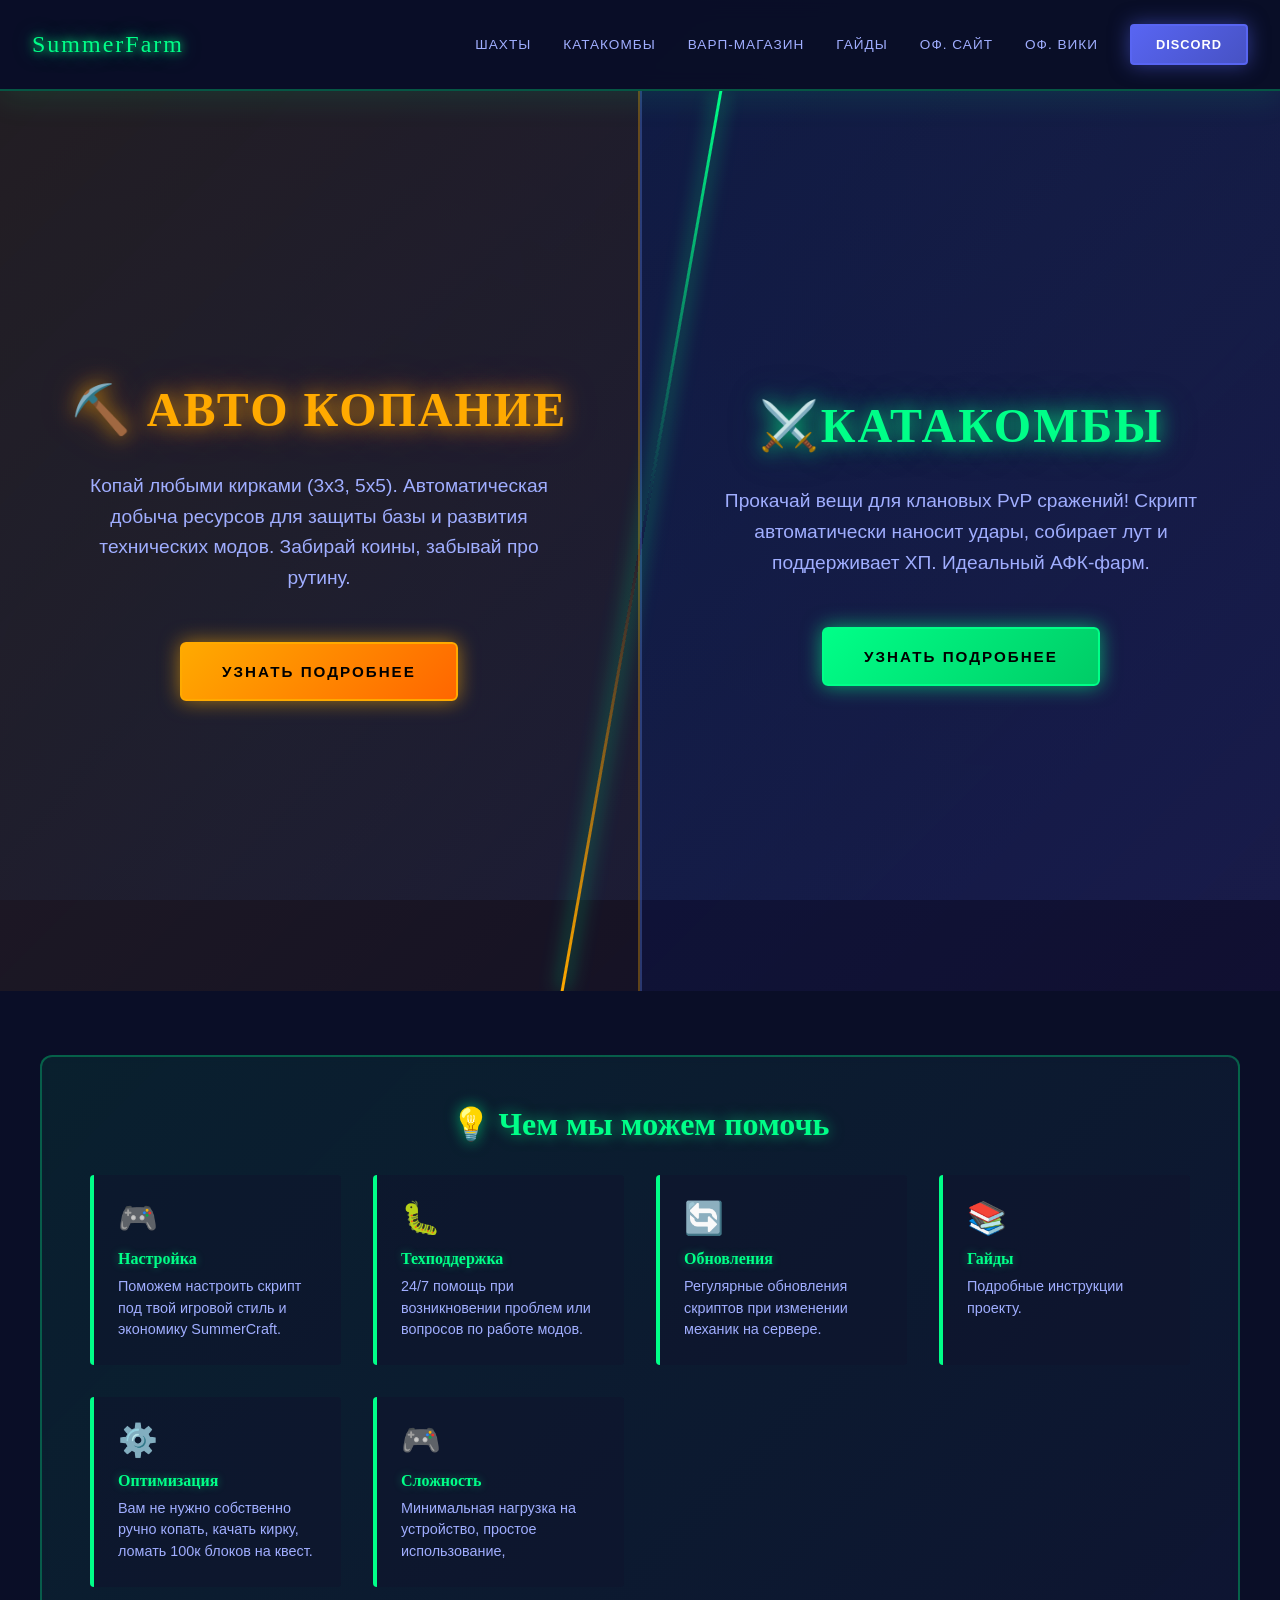
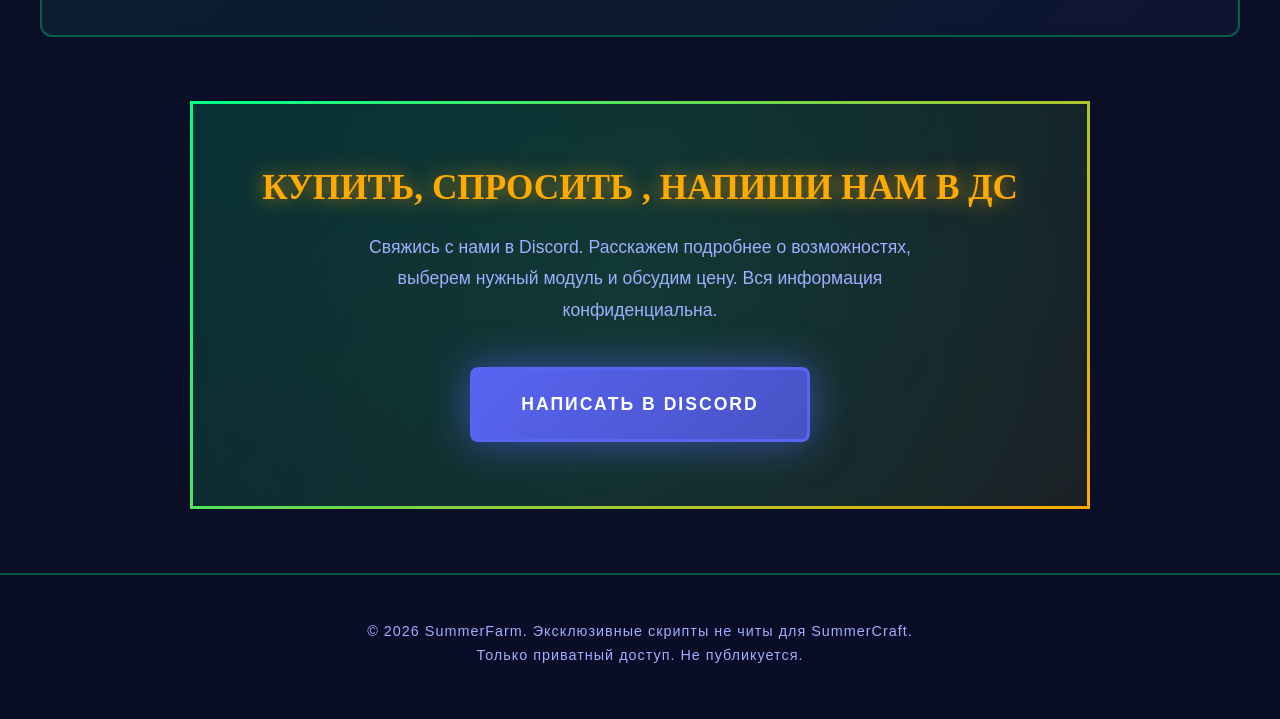
<file: index.html>
<!DOCTYPE html>
<html lang="ru">
<head>
    <meta charset="UTF-8">
    <meta name="viewport" content="width=device-width, initial-scale=1.0">
    <meta name="description" content="Приватный автофарм для SummerCraft. Добывай ресурсы для технической и магической сборки без вайпов 24/7. Стабильная работа скриптов.">
    <title>SummerFarm - Автофарм для SummerCraft</title>
    <link rel="stylesheet" href="style.css">
</head>
<body>
    <header>
        <a href="index.html" class="logo">SummerFarm</a>
        <nav>
            <a href="mines.html">Шахты</a>
            <a href="catacombs.html">Катакомбы</a>
            <a href="warp.html">Варп-магазин</a>
            <a href="wiki.html">Гайды</a>
            <a href="https://summercraft.net/" target="_blank">Оф. Сайт</a>
            <a href="https://summercraft.net/wiki" target="_blank">Оф. Вики</a>
            <a href="#cta" class="btn-discord">Discord</a>
        </nav>
    </header>

    <section class="hero">
        <div class="hero-section hero-left">
            <h1 class="hero-title">⛏️ АВТО КОПАНИЕ</h1>
            <p class="hero-subtitle">
                Копай любыми кирками (3x3, 5x5). Автоматическая добыча ресурсов для защиты базы и развития технических модов. Забирай коины, забывай про рутину.
            </p>
            <a href="mines.html" class="btn-hero">Узнать подробнее</a>
        </div>
        <div class="hero-section hero-right">
            <h1 class="hero-title">⚔️КАТАКОМБЫ</h1>
            <p class="hero-subtitle">
                Прокачай вещи для клановых PvP сражений! Скрипт автоматически наносит удары, собирает лут и поддерживает ХП. Идеальный АФК-фарм.
            </p>
            <a href="catacombs.html" class="btn-hero">Узнать подробнее</a>
        </div>
    </section>

    <section class="features-section">
        <h2 class="features-title">💡 Чем мы можем помочь</h2>
        <div class="features-grid">
            <div class="feature-item">
                <div class="feature-icon">🎮</div>
                <h3 class="feature-title">Настройка</h3>
                <p class="feature-text">Поможем настроить скрипт под твой игровой стиль и экономику SummerCraft.</p>
            </div>

            <div class="feature-item">
                <div class="feature-icon">🐛</div>
                <h3 class="feature-title">Техподдержка</h3>
                <p class="feature-text">24/7 помощь при возникновении проблем или вопросов по работе модов.</p>
            </div>

            <div class="feature-item">
                <div class="feature-icon">🔄</div>
                <h3 class="feature-title">Обновления</h3>
                <p class="feature-text">Регулярные обновления скриптов при изменении механик на сервере.</p>
            </div>

            <div class="feature-item">
                <div class="feature-icon">📚</div>
                <h3 class="feature-title">Гайды</h3>
                <p class="feature-text">Подробные инструкции проекту.</p>
            </div>

            <div class="feature-item">
                <div class="feature-icon">⚙️</div>
                <h3 class="feature-title">Оптимизация</h3>
                <p class="feature-text">Вам не нужно собственно ручно копать, качать кирку, ломать 100к блоков на квест.</p>
            </div>

            <div class="feature-item">
                <div class="feature-icon">🎮</div>
                <h3 class="feature-title">Сложность</h3>
                <p class="feature-text">Минимальная нагрузка на устройство, простое использование, </p>
            </div>
        </div>
    </section>

    <section class="cta-section" id="cta">
        <h2 class="cta-title">Купить, спросить , напиши нам в дс</h2>
        <p class="cta-text">
            Свяжись с нами в Discord. Расскажем подробнее о возможностях, выберем нужный модуль и обсудим цену. Вся информация конфиденциальна.
        </p>
        <a href="https://discord.com/users/657635749520343040" class="btn-cta" target="_blank">Написать в Discord</a>
    </section>

    <footer>
        <p>© 2026 SummerFarm. Эксклюзивные скрипты не читы для SummerCraft.</p>
        <p>Только приватный доступ. Не публикуется.</p>
    </footer>

    <script src="script.js"></script>
</body>
</html>
</file>
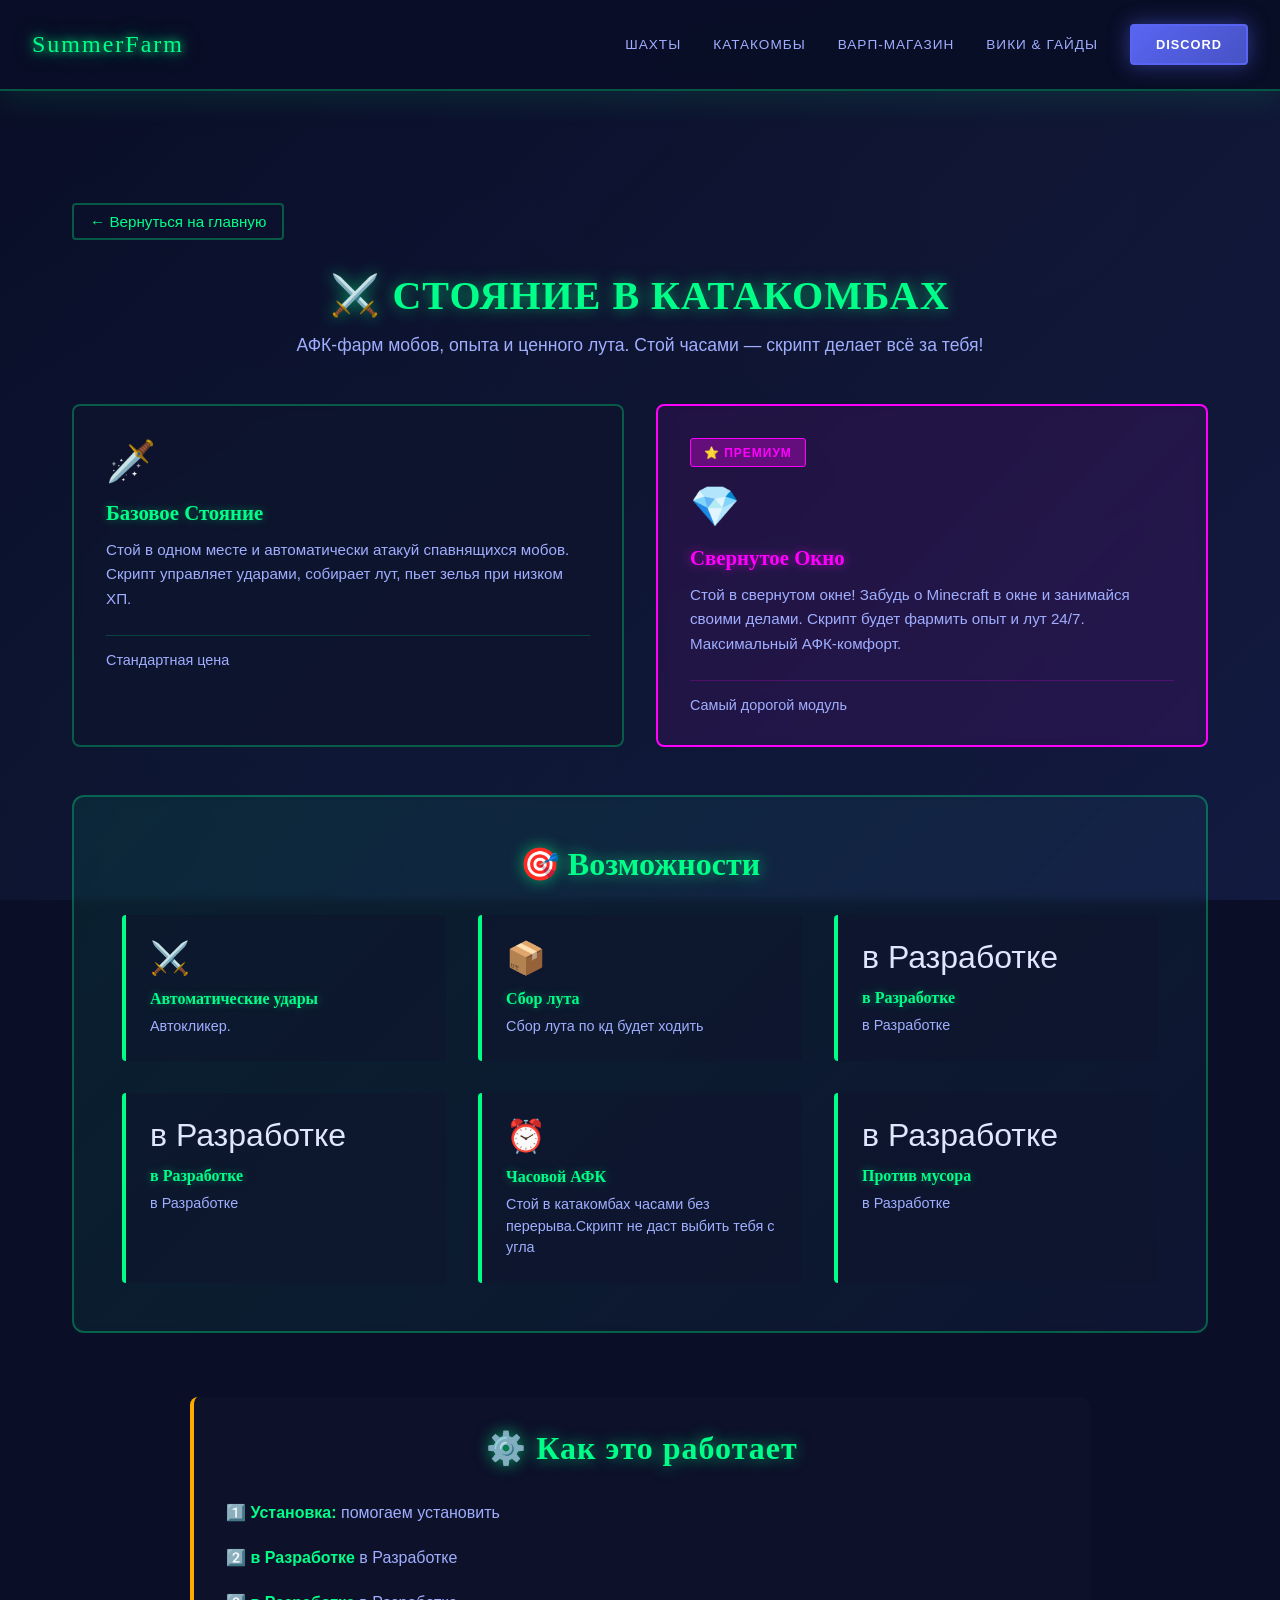
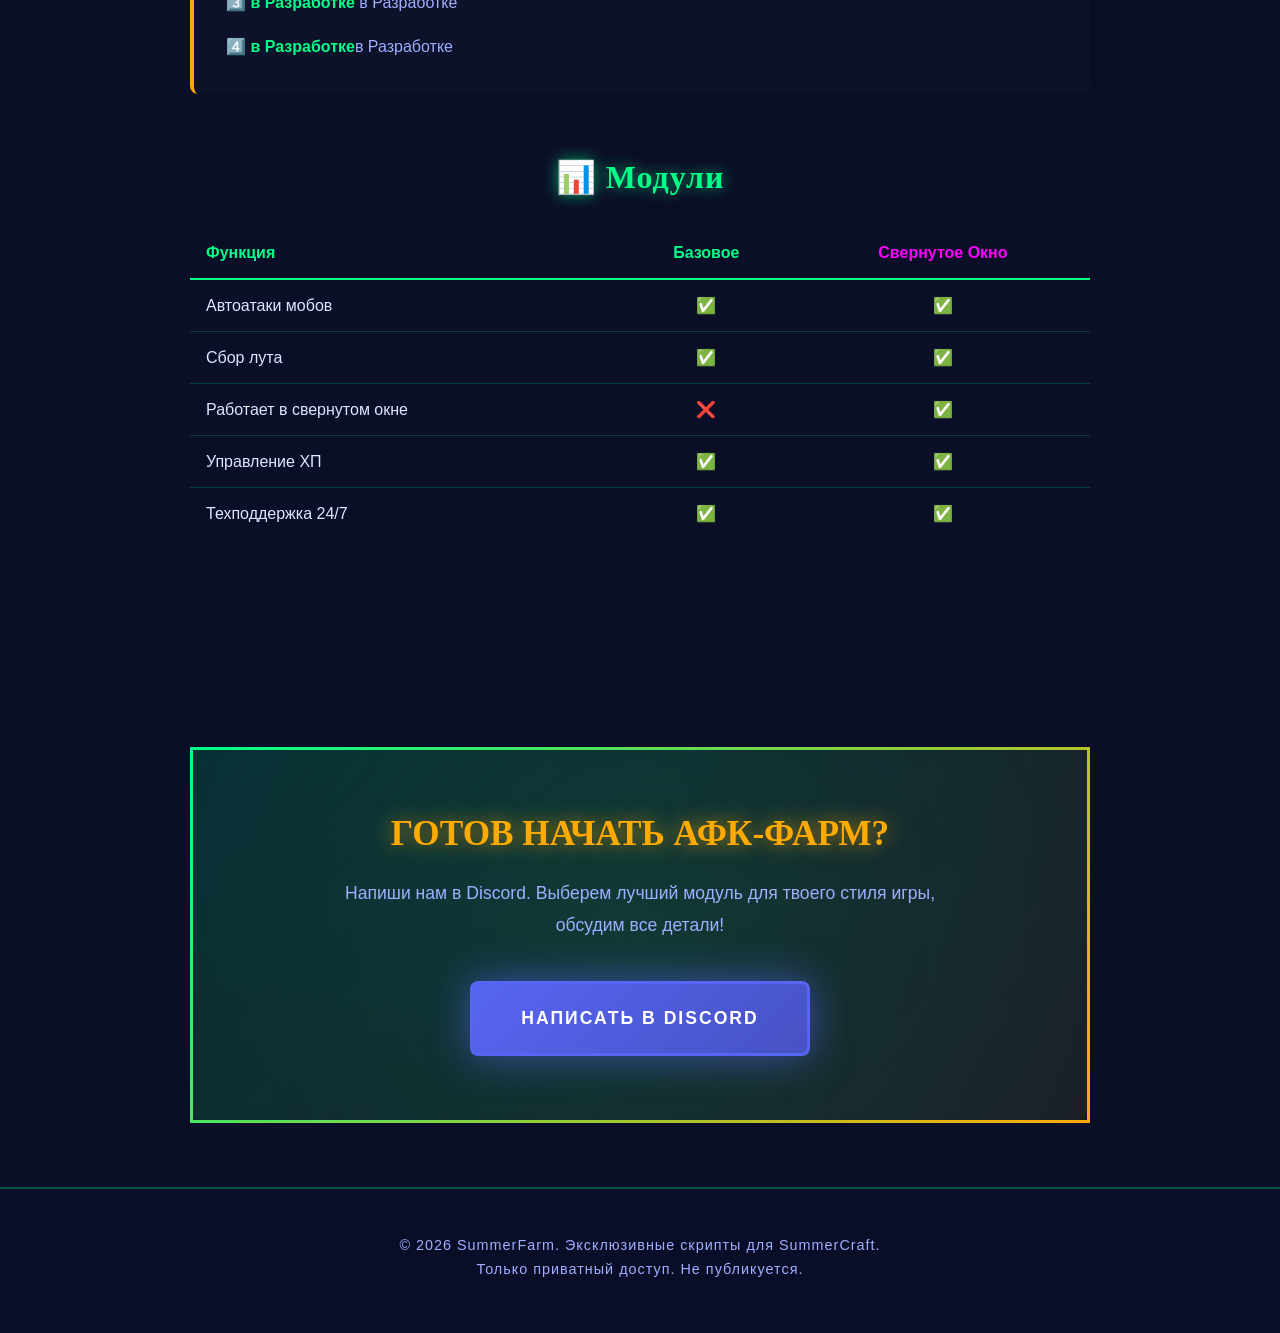
<file: catacombs.html>
<!DOCTYPE html>
<html lang="ru">
<head>
    <meta charset="UTF-8">
    <meta name="viewport" content="width=device-width, initial-scale=1.0">
    <title>Стояние в Катакомбах - SummerFarm</title>
    <link rel="stylesheet" href="style.css">
</head>
<body>
    <!-- HEADER -->
    <header>
        <a href="index.html" class="logo">SummerFarm</a>
        <nav>
            <a href="mines.html">Шахты</a>
            <a href="catacombs.html">Катакомбы</a>
            <a href="warp.html">Варп-магазин</a>
            <a href="wiki.html">Вики & Гайды</a>
            <a href="index.html#cta" class="btn-discord">Discord</a>
        </nav>
    </header>

    <!-- MAIN CONTENT -->
    <section class="section">
        <a href="index.html" class="back-link">← Вернуться на главную</a>
        
        <h1 class="section-title">⚔️ СТОЯНИЕ В КАТАКОМБАХ</h1>
        <p class="section-description">АФК-фарм мобов, опыта и ценного лута. Стой часами — скрипт делает всё за тебя!</p>

        <div class="cards-grid" style="margin-top: 3rem;">
            <!-- БАЗОВЫЙ МОДУЛЬ -->
            <div class="card fade-in">
                <div class="card-icon">🗡️</div>
                <h3 class="card-title">Базовое Стояние</h3>
                <p class="card-description">
                    Стой в одном месте и автоматически атакуй спавнящихся мобов. Скрипт управляет ударами, собирает лут, пьет зелья при низком ХП.
                </p>
                <div style="margin-top: 1.5rem; padding-top: 1rem; border-top: 1px solid rgba(0, 255, 136, 0.2);">
                    <p style="font-size: 0.9rem; color: var(--text-secondary);">Стандартная цена</p>
                </div>
            </div>

            <!-- ПРЕМИУМ МОДУЛЬ -->
            <div class="card premium fade-in">
                <span class="card-badge badge-premium">⭐ ПРЕМИУМ</span>
                <div class="card-icon">💎</div>
                <h3 class="card-title">Свернутое Окно</h3>
                <p class="card-description">
                    Стой в свернутом окне! Забудь о Minecraft в окне и занимайся своими делами. Скрипт будет фармить опыт и лут 24/7. Максимальный АФК-комфорт.
                </p>
                <div style="margin-top: 1.5rem; padding-top: 1rem; border-top: 1px solid rgba(255, 0, 255, 0.2);">
                    <p style="font-size: 0.9rem; color: var(--text-secondary);">Самый дорогой модуль</p>
                </div>
            </div>
        </div>

        <!-- FEATURES -->
        <div class="features-section" style="margin-top: 3rem;">
            <h2 class="features-title">🎯 Возможности</h2>
            <div class="features-grid">
                <div class="feature-item">
                    <div class="feature-icon">⚔️</div>
                    <h3 class="feature-title">Автоматические удары</h3>
                    <p class="feature-text">Автокликер.</p>
                </div>

                <div class="feature-item">
                    <div class="feature-icon">📦</div>
                    <h3 class="feature-title">Сбор лута</h3>
                    <p class="feature-text">Сбор лута по кд будет ходить</p>
                </div>

                <div class="feature-item">
                    <div class="feature-icon">в Разработке</div>
                    <h3 class="feature-title">в Разработке</h3>
                    <p class="feature-text">в Разработке</p>
                </div>

                <div class="feature-item">
                    <div class="feature-icon">в Разработке</div>
                    <h3 class="feature-title">в Разработке</h3>
                    <p class="feature-text">в Разработке</p>
                </div>

                <div class="feature-item">
                    <div class="feature-icon">⏰</div>
                    <h3 class="feature-title">Часовой АФК</h3>
                    <p class="feature-text">Стой в катакомбах часами без перерыва.Скрипт не даст выбить тебя с угла</p>
                </div>

                <div class="feature-item">
                    <div class="feature-icon">в Разработке</div>
                    <h3 class="feature-title">Против мусора</h3>
                    <p class="feature-text">в Разработке</p>
                </div>
            </div>
        </div>

        <!-- HOW IT WORKS -->
        <div style="margin: 4rem auto; max-width: 900px; background: rgba(15, 20, 45, 0.6); padding: 2rem; border-radius: 8px; border-left: 4px solid var(--accent-gold);">
            <h2 class="section-title" style="font-size: 2rem; margin-bottom: 2rem;">⚙️ Как это работает</h2>
            <div style="color: var(--text-secondary); line-height: 1.8; font-size: 1rem;">
                <p style="margin-bottom: 1rem;">
                    <span style="color: var(--accent-green); font-weight: bold;">1️⃣ Установка:</span> помогаем установить
                </p>
                <p style="margin-bottom: 1rem;">
                    <span style="color: var(--accent-green); font-weight: bold;">2️⃣ в Разработке</span> в Разработке
                </p>
                <p style="margin-bottom: 1rem;">
                    <span style="color: var(--accent-green); font-weight: bold;">3️⃣ в Разработке</span> в Разработке
                </p>
                <p>
                    <span style="color: var(--accent-green); font-weight: bold;">4️⃣ в Разработке</span>в Разработке
                </p>
            </div>
        </div>

        <!-- COMPARISON -->
        <div style="margin: 4rem auto; max-width: 900px;">
            <h2 class="section-title" style="font-size: 2rem; margin-bottom: 2rem;">📊 Модули</h2>
            <table style="width: 100%; border-collapse: collapse;">
                <thead>
                    <tr style="border-bottom: 2px solid var(--accent-green);">
                        <th style="text-align: left; padding: 1rem; color: var(--accent-green);">Функция</th>
                        <th style="text-align: center; padding: 1rem; color: var(--accent-green);">Базовое</th>
                        <th style="text-align: center; padding: 1rem; color: var(--accent-purple);">Свернутое Окно</th>
                    </tr>
                </thead>
                <tbody>
                    <tr style="border-bottom: 1px solid rgba(0, 255, 136, 0.2);">
                        <td style="padding: 1rem;">Автоатаки мобов</td>
                        <td style="text-align: center; padding: 1rem; color: var(--accent-green);">✅</td>
                        <td style="text-align: center; padding: 1rem; color: var(--accent-green);">✅</td>
                    </tr>
                    <tr style="border-bottom: 1px solid rgba(0, 255, 136, 0.2);">
                        <td style="padding: 1rem;">Сбор лута</td>
                        <td style="text-align: center; padding: 1rem; color: var(--accent-green);">✅</td>
                        <td style="text-align: center; padding: 1rem; color: var(--accent-green);">✅</td>
                    </tr>
                    <tr style="border-bottom: 1px solid rgba(0, 255, 136, 0.2);">
                        <td style="padding: 1rem;">Работает в свернутом окне</td>
                        <td style="text-align: center; padding: 1rem; color: var(--text-secondary);">❌</td>
                        <td style="text-align: center; padding: 1rem; color: var(--accent-green);">✅</td>
                    </tr>
                    <tr style="border-bottom: 1px solid rgba(0, 255, 136, 0.2);">
                        <td style="padding: 1rem;">Управление ХП</td>
                        <td style="text-align: center; padding: 1rem; color: var(--accent-green);">✅</td>
                        <td style="text-align: center; padding: 1rem; color: var(--accent-green);">✅</td>
                    </tr>
                    <tr>
                        <td style="padding: 1rem;">Техподдержка 24/7</td>
                        <td style="text-align: center; padding: 1rem; color: var(--accent-green);">✅</td>
                        <td style="text-align: center; padding: 1rem; color: var(--accent-green);">✅</td>
                    </tr>
                </tbody>
            </table>
        </div>
    </section>

    <!-- CTA SECTION -->
    <section class="cta-section">
        <h2 class="cta-title">Готов начать АФК-фарм?</h2>
        <p class="cta-text">
            Напиши нам в Discord. Выберем лучший модуль для твоего стиля игры, обсудим все детали!
        </p>
        <a href="https://discord.com/users/657635749520343040" class="btn-cta" target="_blank">Написать в Discord</a>
    </section>

    <!-- FOOTER -->
    <footer>
        <p>© 2026 SummerFarm. Эксклюзивные скрипты для SummerCraft.</p>
        <p>Только приватный доступ. Не публикуется.</p>
    </footer>

    <script src="script.js"></script>
</body>
</html>
</file>
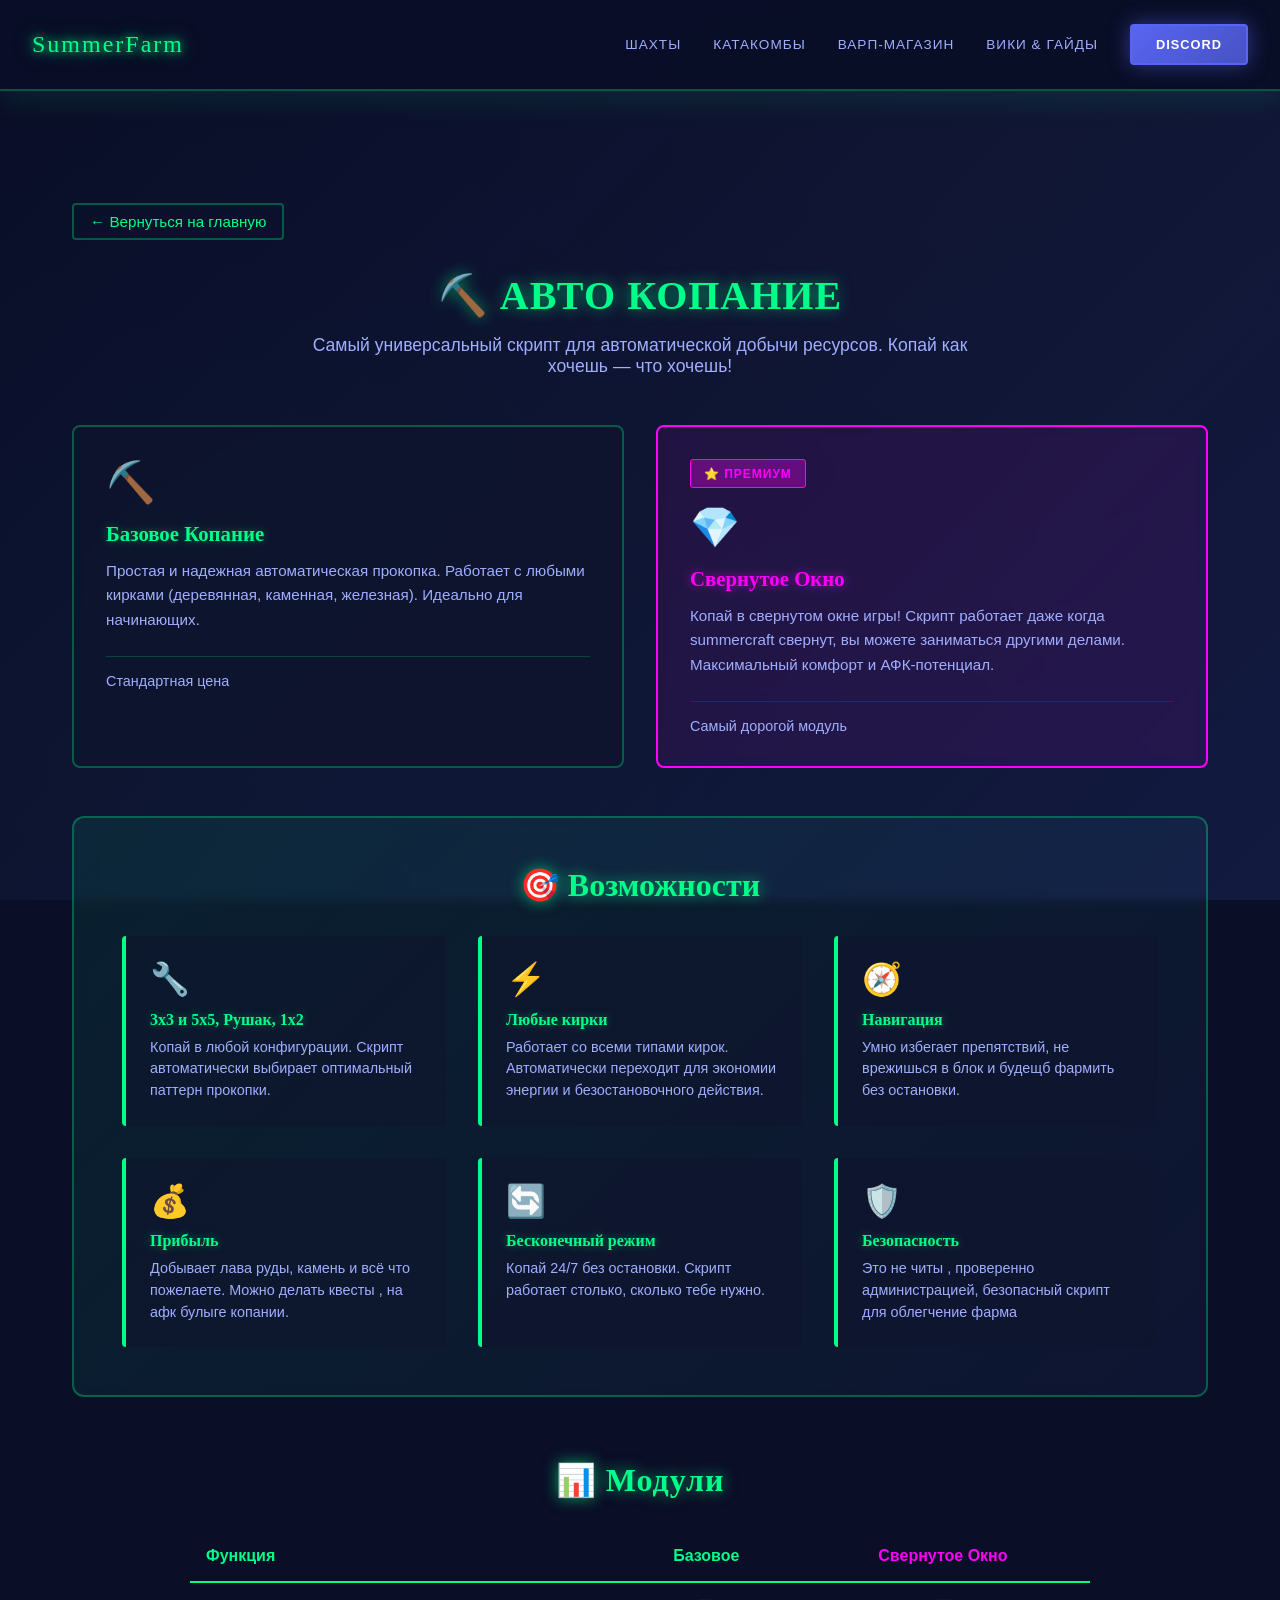
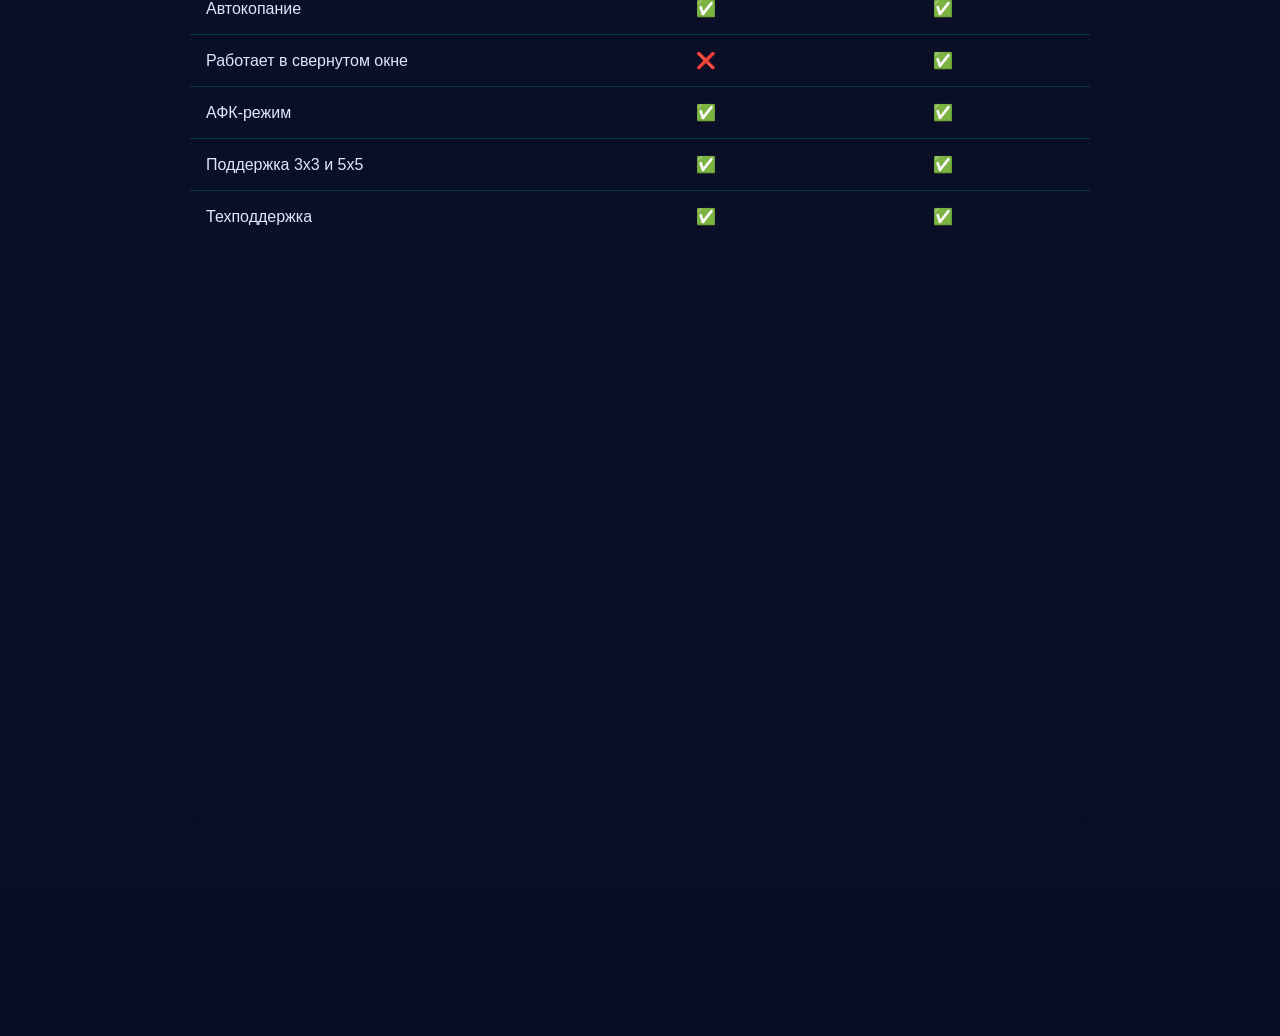
<file: mines.html>
<!DOCTYPE html>
<html lang="ru">
<head>
    <meta charset="UTF-8">
    <meta name="viewport" content="width=device-width, initial-scale=1.0">
    <title>Авто Копание - SummerFarm</title>
    <link rel="stylesheet" href="style.css">
</head>
<body>
    <!-- HEADER -->
    <header>
        <a href="index.html" class="logo">SummerFarm</a>
        <nav>
            <a href="mines.html">Шахты</a>
            <a href="catacombs.html">Катакомбы</a>
            <a href="warp.html">Варп-магазин</a>
            <a href="wiki.html">Вики & Гайды</a>
            <a href="index.html#cta" class="btn-discord">Discord</a>
        </nav>
    </header>

    <!-- MAIN CONTENT -->
    <section class="section">
        <a href="index.html" class="back-link">← Вернуться на главную</a>
        
        <h1 class="section-title">⛏️ АВТО КОПАНИЕ</h1>
        <p class="section-description">Самый универсальный скрипт для автоматической добычи ресурсов. Копай как хочешь — что хочешь!</p>

        <div class="cards-grid" style="margin-top: 3rem;">
            <!-- БАЗОВЫЙ МОДУЛЬ -->
            <div class="card fade-in">
                <div class="card-icon">⛏️</div>
                <h3 class="card-title">Базовое Копание</h3>
                <p class="card-description">
                    Простая и надежная автоматическая прокопка. Работает с любыми кирками (деревянная, каменная, железная). Идеально для начинающих.
                </p>
                <div style="margin-top: 1.5rem; padding-top: 1rem; border-top: 1px solid rgba(0, 255, 136, 0.2);">
                    <p style="font-size: 0.9rem; color: var(--text-secondary);">Стандартная цена</p>
                </div>
            </div>

            <!-- ПРЕМИУМ МОДУЛЬ -->
            <div class="card premium fade-in">
                <span class="card-badge badge-premium">⭐ ПРЕМИУМ</span>
                <div class="card-icon">💎</div>
                <h3 class="card-title">Свернутое Окно</h3>
                <p class="card-description">
                    Копай в свернутом окне игры! Скрипт работает даже когда summercraft свернут, вы можете заниматься другими делами. Максимальный комфорт и АФК-потенциал.
                </p>
                <div style="margin-top: 1.5rem; padding-top: 1rem; border-top: 1px solid rgba(255, 0, 255, 0.2);">
                    <p style="font-size: 0.9rem; color: var(--text-secondary);">Самый дорогой модуль</p>
                </div>
            </div>
        </div>

        <!-- FEATURES -->
        <div class="features-section" style="margin-top: 3rem;">
            <h2 class="features-title">🎯 Возможности</h2>
            <div class="features-grid">
                <div class="feature-item">
                    <div class="feature-icon">🔧</div>
                    <h3 class="feature-title">3x3 и 5x5, Рушак, 1x2</h3>
                    <p class="feature-text">Копай в любой конфигурации. Скрипт автоматически выбирает оптимальный паттерн прокопки.</p>
                </div>

                <div class="feature-item">
                    <div class="feature-icon">⚡</div>
                    <h3 class="feature-title">Любые кирки</h3>
                    <p class="feature-text">Работает со всеми типами кирок. Автоматически переходит для экономии энергии и безостановочного действия.</p>
                </div>

                <div class="feature-item">
                    <div class="feature-icon">🧭</div>
                    <h3 class="feature-title">Навигация</h3>
                    <p class="feature-text">Умно избегает препятствий, не врежишься в блок и будещб фармить без остановки.</p>
                </div>

                <div class="feature-item">
                    <div class="feature-icon">💰</div>
                    <h3 class="feature-title">Прибыль</h3>
                    <p class="feature-text">Добывает лава руды, камень и всё что пожелаете. Можно делать квесты , на афк булыге копании.</p>
                </div>

                <div class="feature-item">
                    <div class="feature-icon">🔄</div>
                    <h3 class="feature-title">Бесконечный режим</h3>
                    <p class="feature-text">Копай 24/7 без остановки. Скрипт работает столько, сколько тебе нужно.</p>
                </div>

                <div class="feature-item">
                    <div class="feature-icon">🛡️</div>
                    <h3 class="feature-title">Безопасность</h3>
                    <p class="feature-text">Это не читы , проверенно администрацией, безопасный скрипт для облегчение фарма</p>
                </div>
            </div>
        </div>

        <!-- COMPARISON -->
        <div style="margin: 4rem auto; max-width: 900px;">
            <h2 class="section-title" style="font-size: 2rem; margin-bottom: 2rem;">📊 Модули</h2>
            <table style="width: 100%; border-collapse: collapse;">
                <thead>
                    <tr style="border-bottom: 2px solid var(--accent-green);">
                        <th style="text-align: left; padding: 1rem; color: var(--accent-green);">Функция</th>
                        <th style="text-align: center; padding: 1rem; color: var(--accent-green);">Базовое</th>
                        <th style="text-align: center; padding: 1rem; color: var(--accent-purple);">Свернутое Окно</th>
                    </tr>
                </thead>
                <tbody>
                    <tr style="border-bottom: 1px solid rgba(0, 255, 136, 0.2);">
                        <td style="padding: 1rem;">Автокопание</td>
                        <td style="text-align: center; padding: 1rem; color: var(--accent-green);">✅</td>
                        <td style="text-align: center; padding: 1rem; color: var(--accent-green);">✅</td>
                    </tr>
                    <tr style="border-bottom: 1px solid rgba(0, 255, 136, 0.2);">
                        <td style="padding: 1rem;">Работает в свернутом окне</td>
                        <td style="text-align: center; padding: 1rem; color: var(--text-secondary);">❌</td>
                        <td style="text-align: center; padding: 1rem; color: var(--accent-green);">✅</td>
                    </tr>
                    <tr style="border-bottom: 1px solid rgba(0, 255, 136, 0.2);">
                        <td style="padding: 1rem;">АФК-режим</td>
                        <td style="text-align: center; padding: 1rem; color: var(--accent-green);">✅</td>
                        <td style="text-align: center; padding: 1rem; color: var(--accent-green);">✅</td>
                    </tr>
                    <tr style="border-bottom: 1px solid rgba(0, 255, 136, 0.2);">
                        <td style="padding: 1rem;">Поддержка 3x3 и 5x5</td>
                        <td style="text-align: center; padding: 1rem; color: var(--accent-green);">✅</td>
                        <td style="text-align: center; padding: 1rem; color: var(--accent-green);">✅</td>
                    </tr>
                    <tr>
                        <td style="padding: 1rem;">Техподдержка</td>
                        <td style="text-align: center; padding: 1rem; color: var(--accent-green);">✅</td>
                        <td style="text-align: center; padding: 1rem; color: var(--accent-green);">✅</td>
                    </tr>
                </tbody>
            </table>
        </div>
    </section>

    <!-- CTA SECTION -->
    <section class="cta-section">
        <h2 class="cta-title">Хочешь копать эффективнее?</h2>
        <p class="cta-text">
            Свяжись с нами в Discord. Обсудим все детали, ответим на вопросы и помощь при настройке.
        </p>
        <a href="https://discord.com/users/657635749520343040" class="btn-cta" target="_blank">Написать в Discord</a>
    </section>

    <!-- FOOTER -->
    <footer>
        <p>© 2026 SummerFarm. Эксклюзивные скрипты для SummerCraft.</p>
        <p>Только приватный доступ. Не публикуется.</p>
    </footer>

    <script src="script.js"></script>
</body>
</html>
</file>
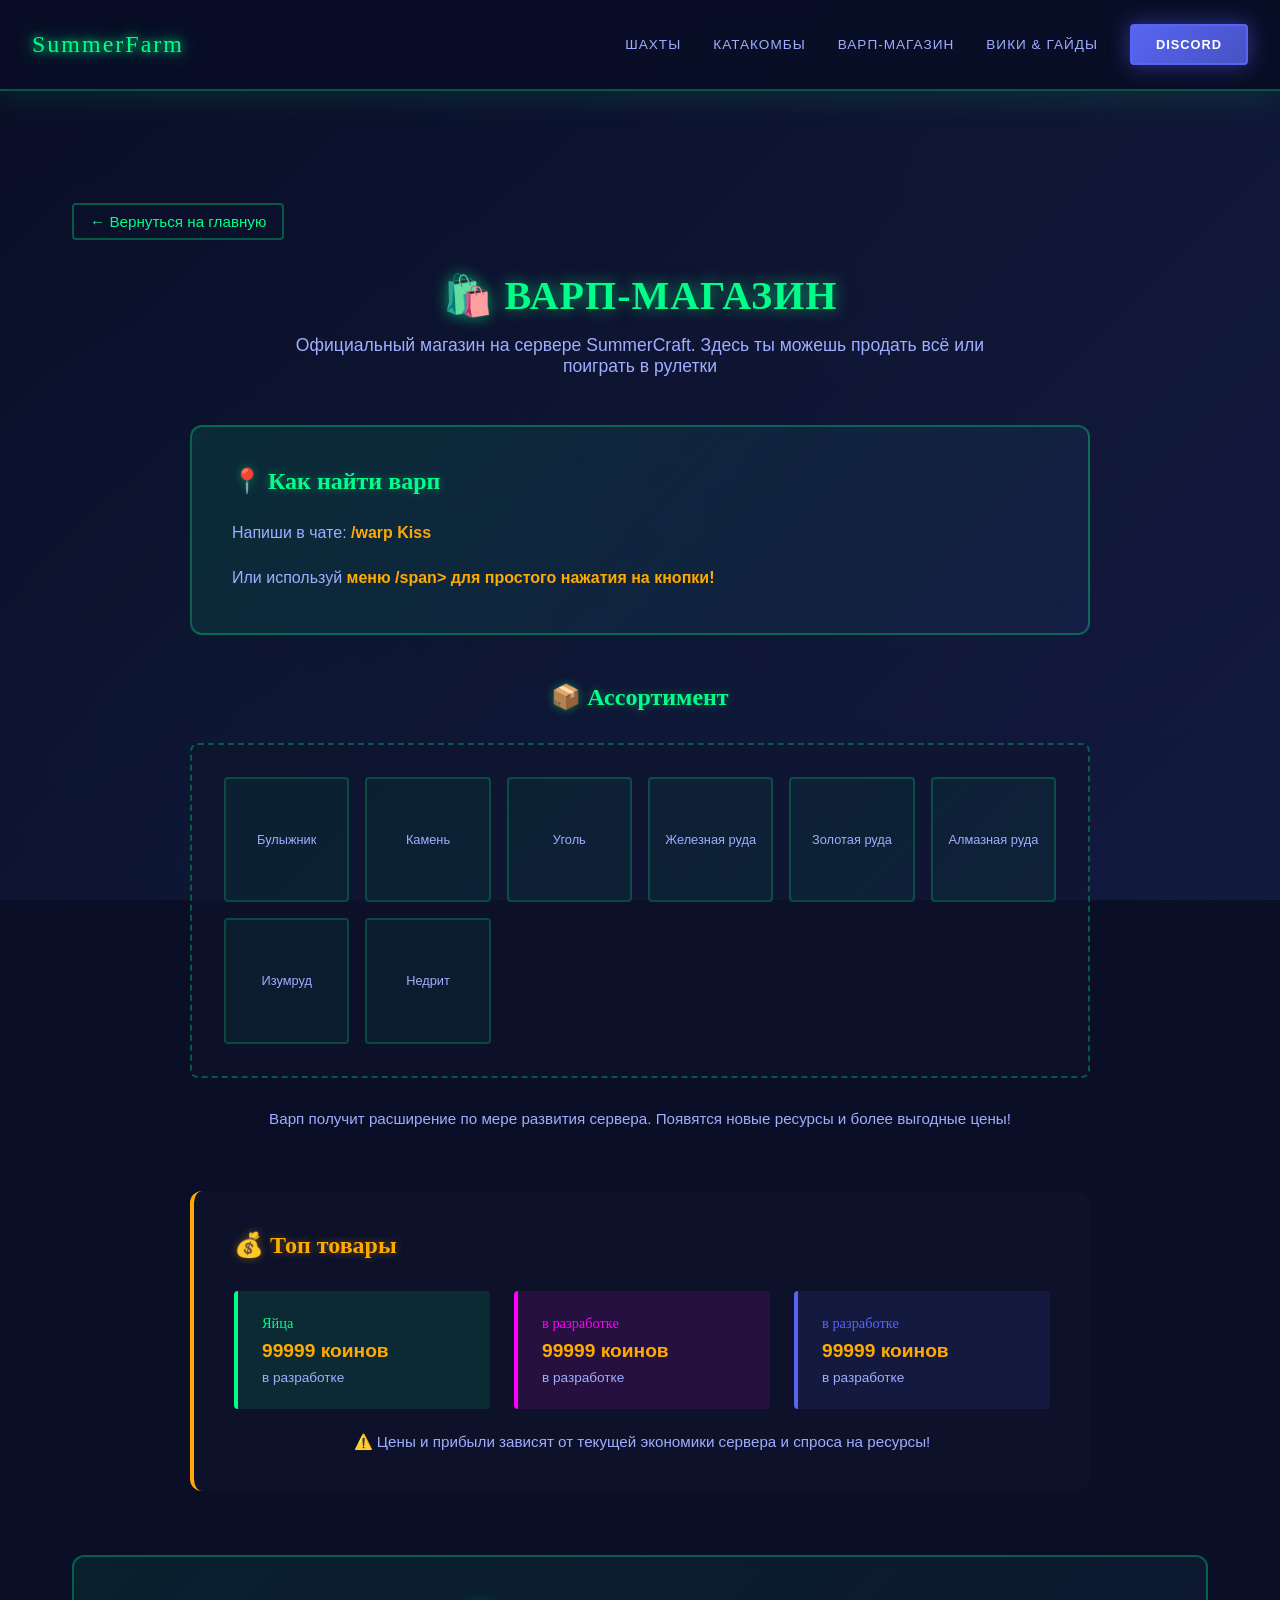
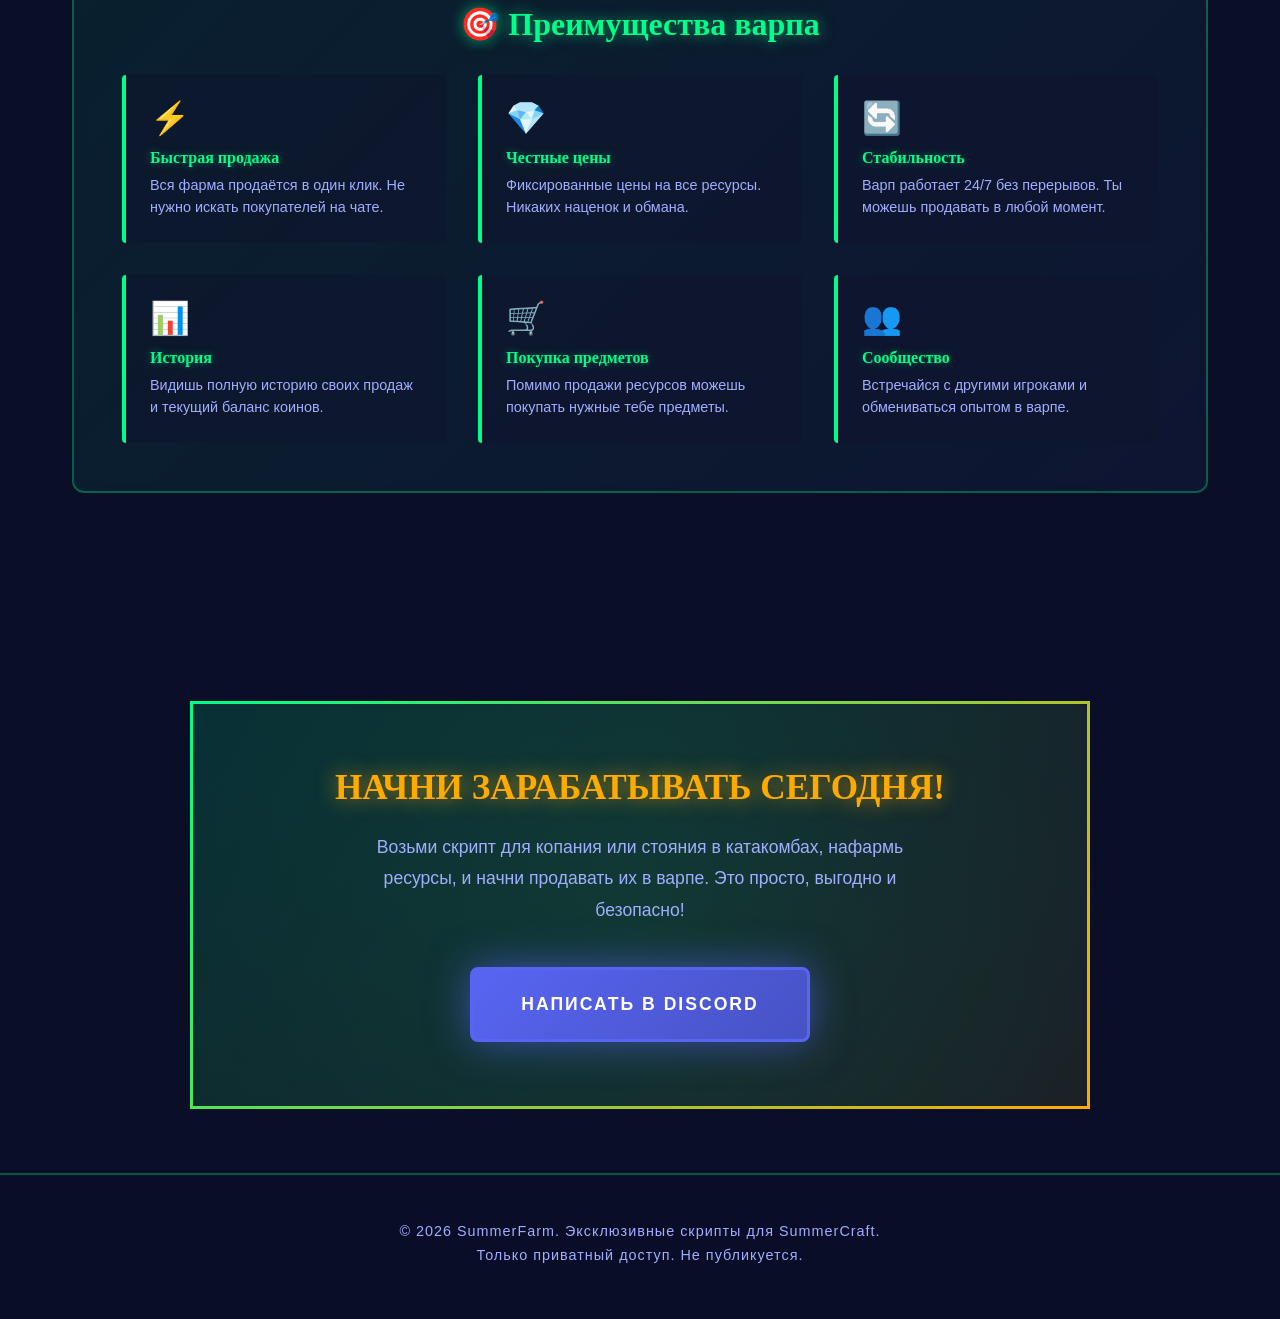
<file: warp.html>
<!DOCTYPE html>
<html lang="ru">
<head>
    <meta charset="UTF-8">
    <meta name="viewport" content="width=device-width, initial-scale=1.0">
    <title>Варп-магазин - SummerFarm</title>
    <link rel="stylesheet" href="style.css">
</head>
<body>
    <!-- HEADER -->
    <header>
        <a href="index.html" class="logo">SummerFarm</a>
        <nav>
            <a href="mines.html">Шахты</a>
            <a href="catacombs.html">Катакомбы</a>
            <a href="warp.html">Варп-магазин</a>
            <a href="wiki.html">Вики & Гайды</a>
            <a href="index.html#cta" class="btn-discord">Discord</a>
        </nav>
    </header>

    <!-- MAIN CONTENT -->
    <section class="section">
        <a href="index.html" class="back-link">← Вернуться на главную</a>
        
        <h1 class="section-title">🛍️ ВАРП-МАГАЗИН</h1>
        <p class="section-description">Официальный магазин на сервере SummerCraft. Здесь ты можешь продать всё или поиграть в рулетки</p>

        <!-- INFO SECTION -->
        <div style="margin: 3rem auto; max-width: 900px; background: linear-gradient(135deg, rgba(0, 255, 136, 0.1) 0%, rgba(100, 150, 255, 0.05) 100%); padding: 2.5rem; border-radius: 12px; border: 2px solid rgba(0, 255, 136, 0.3);">
            <h2 style="font-family: 'Press Start 2P', cursive; font-size: 1.5rem; color: var(--accent-green); margin-bottom: 1.5rem; text-shadow: 0 0 10px rgba(0, 255, 136, 0.4);">📍 Как найти варп</h2>
            <p style="color: var(--text-secondary); font-size: 1rem; line-height: 1.8; margin-bottom: 1rem;">
                Напиши в чате: <span style="color: var(--accent-gold); font-weight: bold;">/warp Kiss</span>
            </p>
            <p style="color: var(--text-secondary); font-size: 1rem; line-height: 1.8;">
                Или используй <span style="color: var(--accent-gold); font-weight: bold;">меню /span> для простого нажатия на кнопки!
            </p>
        </div>

        <!-- INVENTORY -->
        <div style="margin: 3rem auto; max-width: 900px;">
            <h2 style="font-family: 'Press Start 2P', cursive; font-size: 1.5rem; color: var(--accent-green); margin-bottom: 2rem; text-shadow: 0 0 10px rgba(0, 255, 136, 0.4); text-align: center;">📦 Ассортимент</h2>
            
            <div class="inventory-grid">
                <div class="inventory-slot">Булыжник</div>
                <div class="inventory-slot">Камень</div>
                <div class="inventory-slot">Уголь</div>
                <div class="inventory-slot">Железная руда</div>
                <div class="inventory-slot">Золотая руда</div>
                <div class="inventory-slot">Алмазная руда</div>
                <div class="inventory-slot">Изумруд</div>
                <div class="inventory-slot">Недрит</div>
            </div>

            <p style="text-align: center; color: var(--text-secondary); margin-top: 2rem; font-size: 0.95rem;">
                Варп получит расширение по мере развития сервера. Появятся новые ресурсы и более выгодные цены!
            </p>
        </div>

        <!-- PROFIT CALCULATOR -->
        <div style="margin: 4rem auto; max-width: 900px; background: rgba(15, 20, 45, 0.6); padding: 2.5rem; border-radius: 12px; border-left: 4px solid var(--accent-gold);">
            <h2 style="font-family: 'Press Start 2P', cursive; font-size: 1.5rem; color: var(--accent-gold); margin-bottom: 2rem; text-shadow: 0 0 10px rgba(255, 170, 0, 0.4);">💰 Топ товары</h2>
            
            <div style="display: grid; grid-template-columns: repeat(auto-fit, minmax(200px, 1fr)); gap: 1.5rem;">
                <div style="padding: 1.5rem; background: rgba(0, 255, 136, 0.1); border-left: 4px solid var(--accent-green); border-radius: 4px;">
                    <p style="color: var(--accent-green); font-family: 'Press Start 2P', cursive; font-size: 0.9rem; margin-bottom: 0.5rem;">Яйца</p>
                    <p style="color: var(--accent-gold); font-size: 1.2rem; font-weight: bold;">99999 коинов</p>
                    <p style="color: var(--text-secondary); font-size: 0.85rem; margin-top: 0.5rem;">в разработке</p>
                </div>

                <div style="padding: 1.5rem; background: rgba(255, 0, 255, 0.1); border-left: 4px solid var(--accent-purple); border-radius: 4px;">
                    <p style="color: var(--accent-purple); font-family: 'Press Start 2P', cursive; font-size: 0.9rem; margin-bottom: 0.5rem;">в разработке</p>
                    <p style="color: var(--accent-gold); font-size: 1.2rem; font-weight: bold;">99999 коинов</p>
                    <p style="color: var(--text-secondary); font-size: 0.85rem; margin-top: 0.5rem;">в разработке</p>
                </div>

                <div style="padding: 1.5rem; background: rgba(88, 101, 242, 0.1); border-left: 4px solid #5865f2; border-radius: 4px;">
                    <p style="color: #5865f2; font-family: 'Press Start 2P', cursive; font-size: 0.9rem; margin-bottom: 0.5rem;">в разработке</p>
                    <p style="color: var(--accent-gold); font-size: 1.2rem; font-weight: bold;">99999 коинов</p>
                    <p style="color: var(--text-secondary); font-size: 0.85rem; margin-top: 0.5rem;">в разработке</p>
                </div>
            </div>

            <p style="color: var(--text-secondary); margin-top: 1.5rem; font-size: 0.95rem; text-align: center;">
                ⚠️ Цены и прибыли зависят от текущей экономики сервера и спроса на ресурсы!
            </p>
        </div>

        <!-- FEATURES -->
        <div class="features-section">
            <h2 class="features-title">🎯 Преимущества варпа</h2>
            <div class="features-grid">
                <div class="feature-item">
                    <div class="feature-icon">⚡</div>
                    <h3 class="feature-title">Быстрая продажа</h3>
                    <p class="feature-text">Вся фарма продаётся в один клик. Не нужно искать покупателей на чате.</p>
                </div>

                <div class="feature-item">
                    <div class="feature-icon">💎</div>
                    <h3 class="feature-title">Честные цены</h3>
                    <p class="feature-text">Фиксированные цены на все ресурсы. Никаких наценок и обмана.</p>
                </div>

                <div class="feature-item">
                    <div class="feature-icon">🔄</div>
                    <h3 class="feature-title">Стабильность</h3>
                    <p class="feature-text">Варп работает 24/7 без перерывов. Ты можешь продавать в любой момент.</p>
                </div>

                <div class="feature-item">
                    <div class="feature-icon">📊</div>
                    <h3 class="feature-title">История</h3>
                    <p class="feature-text">Видишь полную историю своих продаж и текущий баланс коинов.</p>
                </div>

                <div class="feature-item">
                    <div class="feature-icon">🛒</div>
                    <h3 class="feature-title">Покупка предметов</h3>
                    <p class="feature-text">Помимо продажи ресурсов можешь покупать нужные тебе предметы.</p>
                </div>

                <div class="feature-item">
                    <div class="feature-icon">👥</div>
                    <h3 class="feature-title">Сообщество</h3>
                    <p class="feature-text">Встречайся с другими игроками и обмениваться опытом в варпе.</p>
                </div>
            </div>
        </div>
    </section>

    <!-- CTA SECTION -->
    <section class="cta-section">
        <h2 class="cta-title">Начни зарабатывать сегодня!</h2>
        <p class="cta-text">
            Возьми скрипт для копания или стояния в катакомбах, нафармь ресурсы, и начни продавать их в варпе. Это просто, выгодно и безопасно!
        </p>
        <a href="https://discord.com/users/657635749520343040" class="btn-cta" target="_blank">Написать в Discord</a>
    </section>

    <!-- FOOTER -->
    <footer>
        <p>© 2026 SummerFarm. Эксклюзивные скрипты для SummerCraft.</p>
        <p>Только приватный доступ. Не публикуется.</p>
    </footer>

    <script src="script.js"></script>
</body>
</html>
</file>
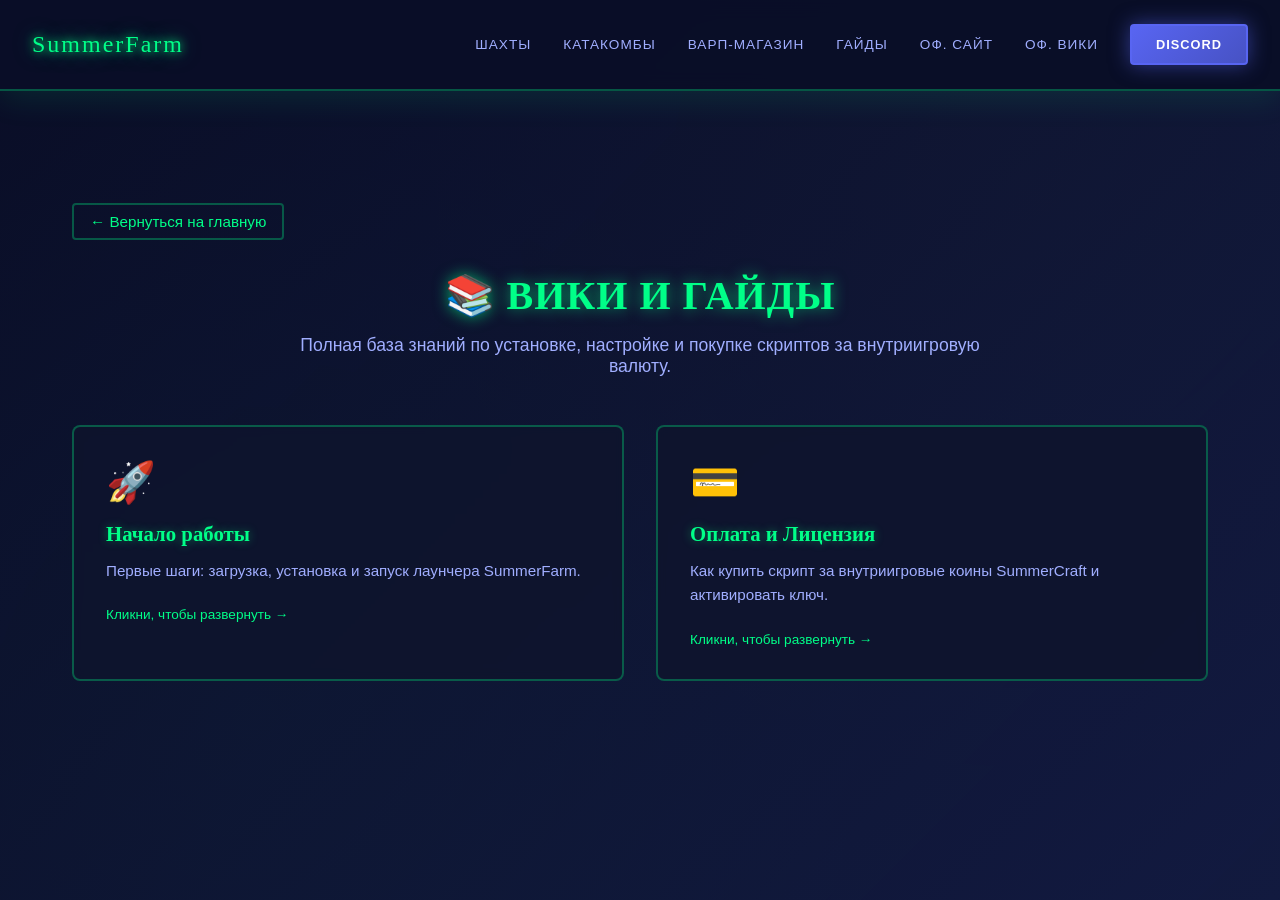
<file: wiki.html>
<!DOCTYPE html>
<html lang="ru">
<head>
    <meta charset="UTF-8">
    <meta name="viewport" content="width=device-width, initial-scale=1.0">
    <meta name="description" content="База знаний по работе скриптов SummerFarm. Установка и оплата коинами.">
    <title>Вики & Гайды - SummerFarm</title>
    <link rel="stylesheet" href="style.css">
</head>
<body>
    <header>
        <a href="index.html" class="logo">SummerFarm</a>
        <nav>
            <a href="mines.html">Шахты</a>
            <a href="catacombs.html">Катакомбы</a>
            <a href="warp.html">Варп-магазин</a>
            <a href="wiki.html">Гайды</a>
            <a href="https://summercraft.net/" target="_blank">Оф. Сайт</a>
            <a href="https://summercraft.net/wiki" target="_blank">Оф. Вики</a>
            <a href="index.html#cta" class="btn-discord">Discord</a>
        </nav>
    </header>

    <section class="section">
        <a href="index.html" class="back-link">← Вернуться на главную</a>
        
        <h1 class="section-title">📚 ВИКИ И ГАЙДЫ</h1>
        <p class="section-description">Полная база знаний по установке, настройке и покупке скриптов за внутриигровую валюту.</p>

        <div class="cards-grid" style="margin-top: 3rem;">
            <div class="card fade-in" onclick="toggleGuide('guide1')" style="cursor: pointer;">
                <div class="card-icon">🚀</div>
                <h3 class="card-title">Начало работы</h3>
                <p class="card-description">Первые шаги: загрузка, установка и запуск лаунчера SummerFarm.</p>
                <div style="margin-top: 1rem; font-size: 0.85rem; color: var(--accent-green);">Кликни, чтобы развернуть →</div>
            </div>

            <div class="card fade-in" onclick="toggleGuide('guide2')" style="cursor: pointer;">
                <div class="card-icon">💳</div>
                <h3 class="card-title">Оплата и Лицензия</h3>
                <p class="card-description">Как купить скрипт за внутриигровые коины SummerCraft и активировать ключ.</p>
                <div style="margin-top: 1rem; font-size: 0.85rem; color: var(--accent-green);">Кликни, чтобы развернуть →</div>
            </div>
        </div>

        <div id="guide1" class="guide-content" style="display: none; margin: 3rem auto; max-width: 900px; background: rgba(15, 20, 45, 0.6); padding: 2rem; border-radius: 8px; border-left: 4px solid var(--accent-green);">
            <h3 style="font-family: 'Press Start 2P', cursive; color: var(--accent-green); margin-bottom: 1.5rem;">🚀 Начало работы</h3>
            <div style="color: var(--text-secondary); line-height: 1.8;">
                <h4 style="color: var(--accent-gold); margin-top: 1rem;">Установка</h4>
                <p>Распакуй архив в удобную папку. Запусти файл лаунчера и введи свой ключ активации. Интерфейс интуитивно понятен, все настройки сохраняются автоматически.</p>
            </div>
        </div>

        <div id="guide2" class="guide-content" style="display: none; margin: 3rem auto; max-width: 900px; background: rgba(15, 20, 45, 0.6); padding: 2rem; border-radius: 8px; border-left: 4px solid var(--accent-green);">
            <h3 style="font-family: 'Press Start 2P', cursive; color: var(--accent-green); margin-bottom: 1.5rem;">💳 Как купить за коины</h3>
            <div style="color: var(--text-secondary); line-height: 1.8;">
                <h4 style="color: var(--accent-gold); margin-top: 1rem; margin-bottom: 0.5rem;">Шаг 1: Договор</h4>
                <p>Напиши нам в Discord и выбери нужную услушу (Шахты или Катакомбы). Мы назовем повторим стоимость в лк SummerCraft.</p>

                <h4 style="color: var(--accent-gold); margin-top: 1rem; margin-bottom: 0.5rem;">Шаг 2: Оплата</h4>
                <p>Выбираем удобное время для созвона и оплаты</p>

                <h4 style="color: var(--accent-gold); margin-top: 1rem; margin-bottom: 0.5rem;">Шаг 3: Получение ключа</h4>
                <p>Созваниваемся с вами и помогаем с установкой и применением после предоплаты</p>
            </div>
        </div>
    </section>

    <script>
        function toggleGuide(id) {
            const guide = document.getElementById(id);
            const allGuides = document.querySelectorAll('.guide-content');
            allGuides.forEach(g => { if (g.id !== id) g.style.display = 'none'; });
            guide.style.display = guide.style.display === 'none' ? 'block' : 'none';
            if (guide.style.display === 'block') guide.scrollIntoView({ behavior: 'smooth', block: 'start' });
        }
    </script>
    <script src="script.js"></script>
</body>
</html>
</file>
<file: style.css>
* {
    margin: 0;
    padding: 0;
    box-sizing: border-box;
}

:root {
    --accent-green: #00ff88;
    --accent-gold: #ffaa00;
    --accent-purple: #ff00ff;
    --dark-bg: #0a0e27;
    --card-bg: rgba(15, 20, 45, 0.85);
    --text-primary: #e0e6ff;
    --text-secondary: #a0aeff;
}

@import url('https://fonts.googleapis.com/css2?family=Orbitron:wght@400;700;900&family=Press+Start+2P&display=swap');

html {
    scroll-behavior: smooth;
}

body {
    font-family: 'Orbitron', sans-serif;
    color: var(--text-primary);
    background: var(--dark-bg);
    overflow-x: hidden;
    position: relative;
}

body::before {
    content: '';
    position: fixed;
    top: 0;
    left: 0;
    width: 100%;
    height: 100%;
    background: 
        linear-gradient(135deg, rgba(10, 14, 39, 0.75) 0%, rgba(20, 30, 70, 0.8) 100%),
        radial-gradient(circle at 20% 80%, rgba(0, 255, 136, 0.05) 0%, transparent 50%),
        radial-gradient(circle at 80% 20%, rgba(255, 170, 0, 0.03) 0%, transparent 50%);
    pointer-events: none;
    z-index: -1;
}

/* ===== HEADER ===== */
header {
    position: sticky;
    top: 0;
    z-index: 1000;
    background: rgba(10, 14, 39, 0.95);
    backdrop-filter: blur(10px);
    border-bottom: 2px solid rgba(0, 255, 136, 0.3);
    padding: 1.5rem 2rem;
    display: flex;
    justify-content: space-between;
    align-items: center;
    gap: 3rem;
    box-shadow: 0 8px 32px rgba(0, 255, 136, 0.1);
}

.logo {
    font-family: 'Press Start 2P', cursive;
    font-size: 1.5rem;
    color: var(--accent-green);
    text-shadow: 0 0 10px var(--accent-green), 0 0 20px rgba(0, 255, 136, 0.5);
    letter-spacing: 2px;
    white-space: nowrap;
    text-decoration: none;
    display: inline-block;
}

.logo:hover {
    text-shadow: 0 0 15px var(--accent-green), 0 0 30px rgba(0, 255, 136, 0.7);
}

nav {
    display: flex;
    gap: 2rem;
    align-items: center;
    flex-wrap: wrap;
}

nav a {
    color: var(--text-secondary);
    text-decoration: none;
    font-size: 0.85rem;
    text-transform: uppercase;
    letter-spacing: 1px;
    transition: all 0.3s ease;
    position: relative;
    padding: 0.5rem 0;
}

nav a::after {
    content: '';
    position: absolute;
    bottom: -5px;
    left: 0;
    width: 0%;
    height: 2px;
    background: var(--accent-green);
    transition: width 0.3s ease;
}

nav a:hover {
    color: var(--accent-green);
}

nav a:hover::after {
    width: 100%;
}

.btn-discord {
    background: linear-gradient(135deg, #5865f2, #4752c4);
    color: #fff;
    padding: 0.7rem 1.5rem;
    border-radius: 4px;
    font-weight: 700;
    text-transform: uppercase;
    letter-spacing: 1px;
    cursor: pointer;
    transition: all 0.3s ease;
    border: 2px solid #5865f2;
    font-size: 0.8rem;
    box-shadow: 0 0 20px rgba(88, 101, 242, 0.5);
    text-decoration: none;
    display: inline-block;
}

.btn-discord:hover {
    transform: scale(1.05);
    box-shadow: 0 0 30px rgba(88, 101, 242, 0.8);
    background: linear-gradient(135deg, #4752c4, #3d4699);
}

/* ===== HERO SPLIT SCREEN ===== */
.hero {
    display: grid;
    grid-template-columns: 1fr 1fr;
    min-height: 100vh;
    position: relative;
    overflow: hidden;
}

.hero::before {
    content: '';
    position: absolute;
    top: 0;
    left: 50%;
    width: 3px;
    height: 100%;
    background: linear-gradient(180deg, var(--accent-green) 0%, transparent 50%, var(--accent-gold) 100%);
    transform: skewX(-10deg);
    z-index: 10;
    box-shadow: 0 0 20px var(--accent-green);
}

.hero-section {
    display: flex;
    flex-direction: column;
    justify-content: center;
    align-items: center;
    padding: 3rem;
    text-align: center;
    position: relative;
    overflow: hidden;
    transition: all 0.5s ease;
    cursor: pointer;
}

.hero-section::before {
    content: '';
    position: absolute;
    top: 0;
    left: 0;
    width: 100%;
    height: 100%;
    background: radial-gradient(circle at center, rgba(0, 255, 136, 0.05) 0%, transparent 80%);
    opacity: 0;
    transition: opacity 0.5s ease;
    z-index: -1;
}

.hero-section:hover::before {
    opacity: 1;
}

.hero-section:hover {
    transform: scale(1.02);
}

.hero-left {
    background: linear-gradient(135deg, rgba(255, 170, 0, 0.1) 0%, rgba(255, 100, 0, 0.05) 100%);
    border-right: 2px solid rgba(255, 170, 0, 0.3);
}

.hero-right {
    background: linear-gradient(135deg, rgba(50, 100, 255, 0.1) 0%, rgba(150, 50, 255, 0.05) 100%);
    border-left: 2px solid rgba(100, 150, 255, 0.3);
}

.hero-title {
    font-family: 'Press Start 2P', cursive;
    font-size: 3rem;
    color: var(--accent-gold);
    margin-bottom: 2rem;
    text-shadow: 0 0 20px rgba(255, 170, 0, 0.8), 0 0 40px rgba(255, 100, 0, 0.4);
    letter-spacing: 2px;
    line-height: 1.2;
    animation: titleGlow 3s ease-in-out infinite;
}

.hero-right .hero-title {
    color: var(--accent-green);
    text-shadow: 0 0 20px rgba(0, 255, 136, 0.8), 0 0 40px rgba(0, 150, 100, 0.4);
}

@keyframes titleGlow {
    0%, 100% { text-shadow: 0 0 20px rgba(255, 170, 0, 0.8), 0 0 40px rgba(255, 100, 0, 0.4); }
    50% { text-shadow: 0 0 30px rgba(255, 170, 0, 1), 0 0 60px rgba(255, 100, 0, 0.6); }
}

.hero-right .hero-title {
    animation: titleGlow2 3s ease-in-out infinite;
}

@keyframes titleGlow2 {
    0%, 100% { text-shadow: 0 0 20px rgba(0, 255, 136, 0.8), 0 0 40px rgba(0, 150, 100, 0.4); }
    50% { text-shadow: 0 0 30px rgba(0, 255, 136, 1), 0 0 60px rgba(0, 150, 100, 0.6); }
}

.hero-subtitle {
    font-size: 1.2rem;
    color: var(--text-secondary);
    margin-bottom: 3rem;
    max-width: 500px;
    line-height: 1.6;
    font-weight: 400;
}

.btn-hero {
    background: linear-gradient(135deg, var(--accent-gold), #ff6600);
    color: #000;
    padding: 1.2rem 2.5rem;
    border-radius: 6px;
    font-weight: 700;
    text-transform: uppercase;
    letter-spacing: 2px;
    cursor: pointer;
    border: 2px solid var(--accent-gold);
    font-size: 0.95rem;
    transition: all 0.3s ease;
    box-shadow: 0 0 20px rgba(255, 170, 0, 0.6);
    text-decoration: none;
    display: inline-block;
}

.hero-right .btn-hero {
    background: linear-gradient(135deg, var(--accent-green), #00cc66);
    border-color: var(--accent-green);
    box-shadow: 0 0 20px rgba(0, 255, 136, 0.6);
}

.btn-hero:hover {
    transform: translateY(-3px);
    box-shadow: 0 0 30px rgba(255, 170, 0, 1), 0 0 60px rgba(255, 100, 0, 0.5);
}

.hero-right .btn-hero:hover {
    box-shadow: 0 0 30px rgba(0, 255, 136, 1), 0 0 60px rgba(0, 150, 100, 0.5);
}

/* ===== SECTIONS ===== */
.section {
    padding: 5rem 2rem;
    max-width: 1200px;
    margin: 0 auto;
}

.section-title {
    font-family: 'Press Start 2P', cursive;
    font-size: 2.5rem;
    color: var(--accent-green);
    margin-bottom: 1rem;
    text-shadow: 0 0 15px rgba(0, 255, 136, 0.6);
    text-align: center;
    letter-spacing: 1px;
}

.section-description {
    text-align: center;
    color: var(--text-secondary);
    margin-bottom: 3rem;
    font-size: 1.1rem;
    max-width: 700px;
    margin-left: auto;
    margin-right: auto;
}

/* ===== CARDS GRID ===== */
.cards-grid {
    display: grid;
    grid-template-columns: repeat(auto-fit, minmax(320px, 1fr));
    gap: 2rem;
    margin-bottom: 3rem;
}

.card {
    background: var(--card-bg);
    border: 2px solid rgba(0, 255, 136, 0.3);
    border-radius: 8px;
    padding: 2rem;
    position: relative;
    overflow: hidden;
    transition: all 0.3s ease;
    backdrop-filter: blur(5px);
    cursor: pointer;
}

.card::before {
    content: '';
    position: absolute;
    top: -50%;
    left: -50%;
    width: 200%;
    height: 200%;
    background: radial-gradient(circle, rgba(0, 255, 136, 0.1) 0%, transparent 70%);
    opacity: 0;
    transition: opacity 0.3s ease;
}

.card:hover::before {
    opacity: 1;
}

.card:hover {
    transform: translateY(-8px);
    border-color: var(--accent-green);
    box-shadow: 0 0 30px rgba(0, 255, 136, 0.5), inset 0 0 20px rgba(0, 255, 136, 0.05);
}

.card.premium {
    border-color: var(--accent-purple);
    background: rgba(255, 0, 255, 0.08);
}

.card.premium:hover {
    border-color: var(--accent-purple);
    box-shadow: 0 0 30px rgba(255, 0, 255, 0.5), inset 0 0 20px rgba(255, 0, 255, 0.05);
}

.card-icon {
    font-size: 2.5rem;
    margin-bottom: 1rem;
}

.card-title {
    font-family: 'Press Start 2P', cursive;
    font-size: 1.3rem;
    color: var(--accent-green);
    margin-bottom: 0.8rem;
    text-shadow: 0 0 10px rgba(0, 255, 136, 0.4);
}

.card.premium .card-title {
    color: var(--accent-purple);
    text-shadow: 0 0 10px rgba(255, 0, 255, 0.6);
}

.card-badge {
    display: inline-block;
    padding: 0.4rem 0.8rem;
    border-radius: 3px;
    font-size: 0.75rem;
    font-weight: 700;
    text-transform: uppercase;
    letter-spacing: 1px;
    margin-bottom: 1rem;
}

.badge-premium {
    background: rgba(255, 0, 255, 0.3);
    color: var(--accent-purple);
    border: 1px solid var(--accent-purple);
}

.card-description {
    color: var(--text-secondary);
    font-size: 0.95rem;
    line-height: 1.6;
    margin-bottom: 1.5rem;
}

/* ===== FEATURES SECTION ===== */
.features-section {
    background: linear-gradient(135deg, rgba(0, 255, 136, 0.08) 0%, rgba(100, 150, 255, 0.05) 100%);
    border: 2px solid rgba(0, 255, 136, 0.3);
    border-radius: 12px;
    padding: 3rem;
    margin: 4rem auto;
    max-width: 1200px;
    backdrop-filter: blur(5px);
}

.features-title {
    font-family: 'Press Start 2P', cursive;
    font-size: 2rem;
    color: var(--accent-green);
    margin-bottom: 2rem;
    text-shadow: 0 0 15px rgba(0, 255, 136, 0.6);
    text-align: center;
}

.features-grid {
    display: grid;
    grid-template-columns: repeat(auto-fit, minmax(250px, 1fr));
    gap: 2rem;
}

.feature-item {
    padding: 1.5rem;
    background: rgba(15, 20, 45, 0.6);
    border-left: 4px solid var(--accent-green);
    border-radius: 4px;
    transition: all 0.3s ease;
}

.feature-item:hover {
    background: rgba(15, 20, 45, 0.9);
    box-shadow: 0 0 20px rgba(0, 255, 136, 0.2);
    transform: translateX(5px);
}

.feature-icon {
    font-size: 2rem;
    margin-bottom: 0.8rem;
}

.feature-title {
    font-family: 'Press Start 2P', cursive;
    font-size: 1rem;
    color: var(--accent-green);
    margin-bottom: 0.5rem;
    text-shadow: 0 0 8px rgba(0, 255, 136, 0.4);
}

.feature-text {
    color: var(--text-secondary);
    font-size: 0.9rem;
    line-height: 1.5;
}

/* ===== CTA SECTION ===== */
.cta-section {
    background: linear-gradient(135deg, rgba(0, 255, 136, 0.12) 0%, rgba(255, 170, 0, 0.08) 100%);
    border: 3px solid;
    border-image: linear-gradient(135deg, var(--accent-green) 0%, var(--accent-gold) 100%) 1;
    border-radius: 12px;
    padding: 4rem;
    text-align: center;
    margin: 4rem auto;
    max-width: 900px;
    backdrop-filter: blur(5px);
    position: relative;
    overflow: hidden;
}

.cta-section::before {
    content: '';
    position: absolute;
    top: -50%;
    right: -50%;
    width: 200%;
    height: 200%;
    background: radial-gradient(circle, rgba(0, 255, 136, 0.1) 0%, transparent 70%);
    animation: ctaPulse 3s ease-in-out infinite;
}

@keyframes ctaPulse {
    0%, 100% { opacity: 0.3; }
    50% { opacity: 0.6; }
}

.cta-title {
    font-family: 'Press Start 2P', cursive;
    font-size: 2.2rem;
    color: var(--accent-gold);
    margin-bottom: 1.5rem;
    text-shadow: 0 0 20px rgba(255, 170, 0, 0.7);
    text-transform: uppercase;
    position: relative;
    z-index: 1;
}

.cta-text {
    color: var(--text-secondary);
    font-size: 1.1rem;
    line-height: 1.8;
    margin-bottom: 2.5rem;
    max-width: 600px;
    margin-left: auto;
    margin-right: auto;
    position: relative;
    z-index: 1;
}

.btn-cta {
    background: linear-gradient(135deg, #5865f2, #4752c4);
    color: #fff;
    padding: 1.5rem 3rem;
    border-radius: 8px;
    font-weight: 900;
    text-transform: uppercase;
    letter-spacing: 2px;
    cursor: pointer;
    border: 3px solid #5865f2;
    font-size: 1.1rem;
    transition: all 0.3s ease;
    box-shadow: 0 0 40px rgba(88, 101, 242, 0.6);
    text-decoration: none;
    display: inline-block;
    position: relative;
    z-index: 1;
    animation: pulseButton 2s ease-in-out infinite;
}

@keyframes pulseButton {
    0%, 100% { transform: scale(1); box-shadow: 0 0 40px rgba(88, 101, 242, 0.6); }
    50% { transform: scale(1.05); box-shadow: 0 0 60px rgba(88, 101, 242, 0.9); }
}

.btn-cta:hover {
    transform: scale(1.08);
    box-shadow: 0 0 60px rgba(88, 101, 242, 1);
}

/* ===== FOOTER ===== */
footer {
    background: rgba(10, 14, 39, 0.95);
    border-top: 2px solid rgba(0, 255, 136, 0.3);
    padding: 3rem 2rem;
    text-align: center;
    color: var(--text-secondary);
    font-size: 0.9rem;
    backdrop-filter: blur(10px);
    margin-top: 4rem;
}

footer p {
    letter-spacing: 1px;
    margin-bottom: 0.5rem;
}

/* ===== BACK BUTTON ===== */
.back-link {
    display: inline-flex;
    align-items: center;
    gap: 0.5rem;
    color: var(--accent-green);
    text-decoration: none;
    font-size: 0.95rem;
    margin: 2rem 0;
    padding: 0.5rem 1rem;
    border: 2px solid rgba(0, 255, 136, 0.3);
    border-radius: 4px;
    transition: all 0.3s ease;
}

.back-link:hover {
    border-color: var(--accent-green);
    box-shadow: 0 0 20px rgba(0, 255, 136, 0.3);
    transform: translateX(-5px);
}

/* ===== INVENTORY GRID ===== */
.inventory-grid {
    display: grid;
    grid-template-columns: repeat(auto-fill, minmax(120px, 1fr));
    gap: 1rem;
    margin: 2rem 0;
    padding: 2rem;
    background: rgba(15, 20, 45, 0.5);
    border: 2px dashed rgba(0, 255, 136, 0.3);
    border-radius: 8px;
}

.inventory-slot {
    aspect-ratio: 1;
    background: rgba(0, 255, 136, 0.05);
    border: 2px solid rgba(0, 255, 136, 0.2);
    border-radius: 4px;
    display: flex;
    align-items: center;
    justify-content: center;
    color: var(--text-secondary);
    font-size: 0.8rem;
    transition: all 0.3s ease;
}

.inventory-slot:hover {
    background: rgba(0, 255, 136, 0.1);
    border-color: var(--accent-green);
    box-shadow: 0 0 15px rgba(0, 255, 136, 0.2);
}

/* ===== RESPONSIVE ===== */
@media (max-width: 768px) {
    header {
        flex-direction: column;
        gap: 1rem;
        padding: 1rem;
    }

    nav {
        gap: 0.5rem;
        font-size: 0.7rem;
    }

    .hero {
        grid-template-columns: 1fr;
    }

    .hero::before {
        display: none;
    }

    .hero-left {
        border-right: none;
        border-bottom: 2px solid rgba(255, 170, 0, 0.3);
        min-height: 50vh;
    }

    .hero-right {
        border-left: none;
        border-top: 2px solid rgba(100, 150, 255, 0.3);
        min-height: 50vh;
    }

    .hero-title {
        font-size: 1.8rem;
    }

    .section-title {
        font-size: 1.8rem;
    }

    .cta-title {
        font-size: 1.6rem;
    }

    .btn-hero, .btn-cta {
        padding: 0.8rem 1.5rem;
        font-size: 0.8rem;
    }

    .cards-grid {
        grid-template-columns: 1fr;
    }

    .features-grid {
        grid-template-columns: 1fr;
    }

    .cta-section {
        padding: 2rem;
    }

    .section {
        padding: 3rem 1rem;
    }
}

/* ===== ANIMATIONS ===== */
.fade-in {
    opacity: 0;
    transform: translateY(30px);
    animation: fadeIn 0.8s ease forwards;
}

@keyframes fadeIn {
    to {
        opacity: 1;
        transform: translateY(0);
    }
}

.slide-in-left {
    animation: slideInLeft 0.6s ease;
}

@keyframes slideInLeft {
    from {
        opacity: 0;
        transform: translateX(-30px);
    }
    to {
        opacity: 1;
        transform: translateX(0);
    }
}

.slide-in-right {
    animation: slideInRight 0.6s ease;
}

@keyframes slideInRight {
    from {
        opacity: 0;
        transform: translateX(30px);
    }
    to {
        opacity: 1;
        transform: translateX(0);
    }
}
</file>
